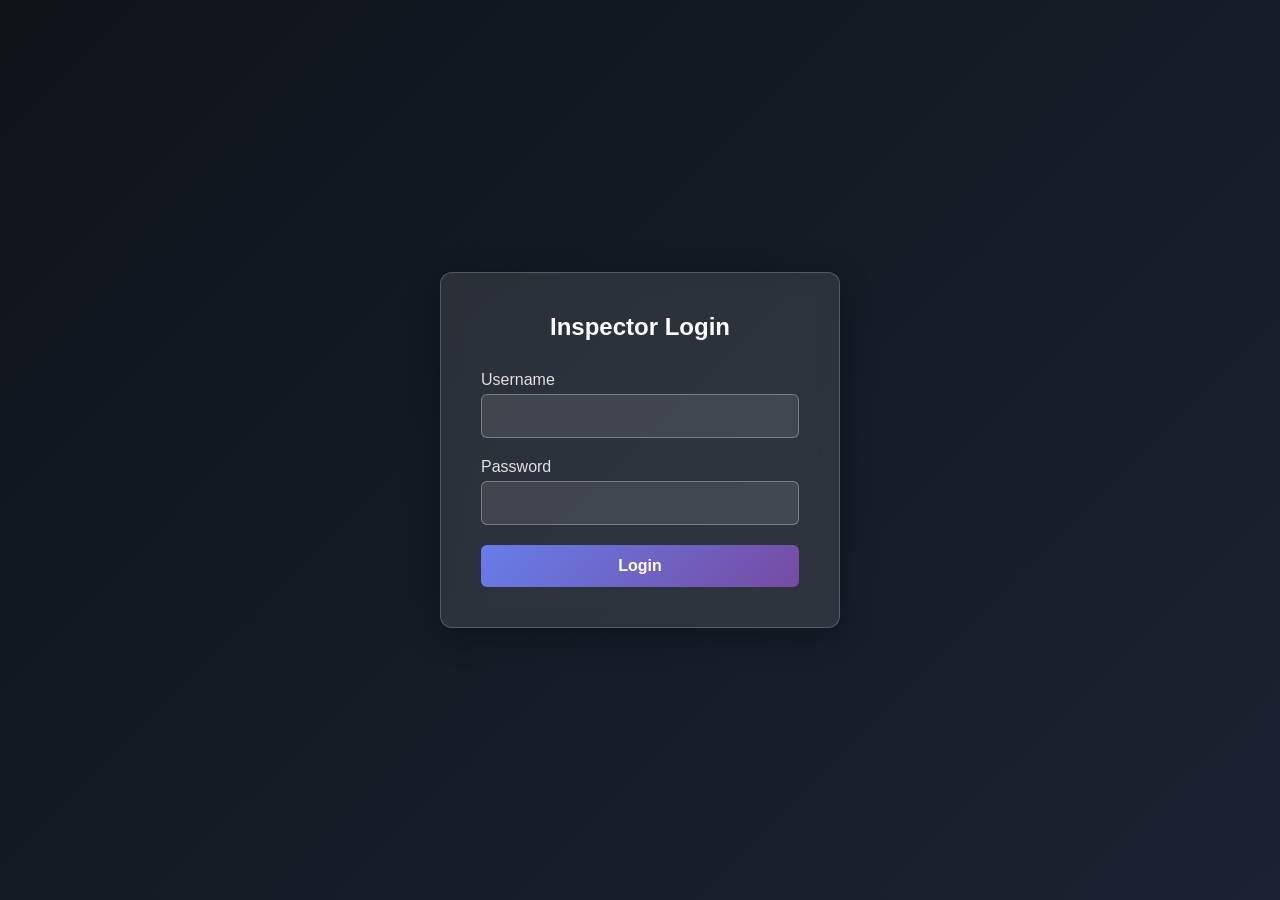
<file: index.html>
<!DOCTYPE html>
<html lang="en">
<head>
    <meta charset="UTF-8">
    <meta name="viewport" content="width=device-width, initial-scale=1.0">
    <title>Industrial Inspection Login</title>
    <link rel="stylesheet" href="styles.css">
</head>
<body>
    <div class="login-container">
        <div class="login-card">
            <h2>Inspector Login</h2>
            <form id="loginForm">
                <div class="input-group">
                    <label for="username">Username</label>
                    <input type="text" id="username" required>
                </div>
                <div class="input-group">
                    <label for="password">Password</label>
                    <input type="password" id="password" required>
                </div>
                <button type="submit" class="btn-primary">Login</button>
            </form>
        </div>
    </div>
    <script src="script.js"></script>
</body>
</html>
</file>
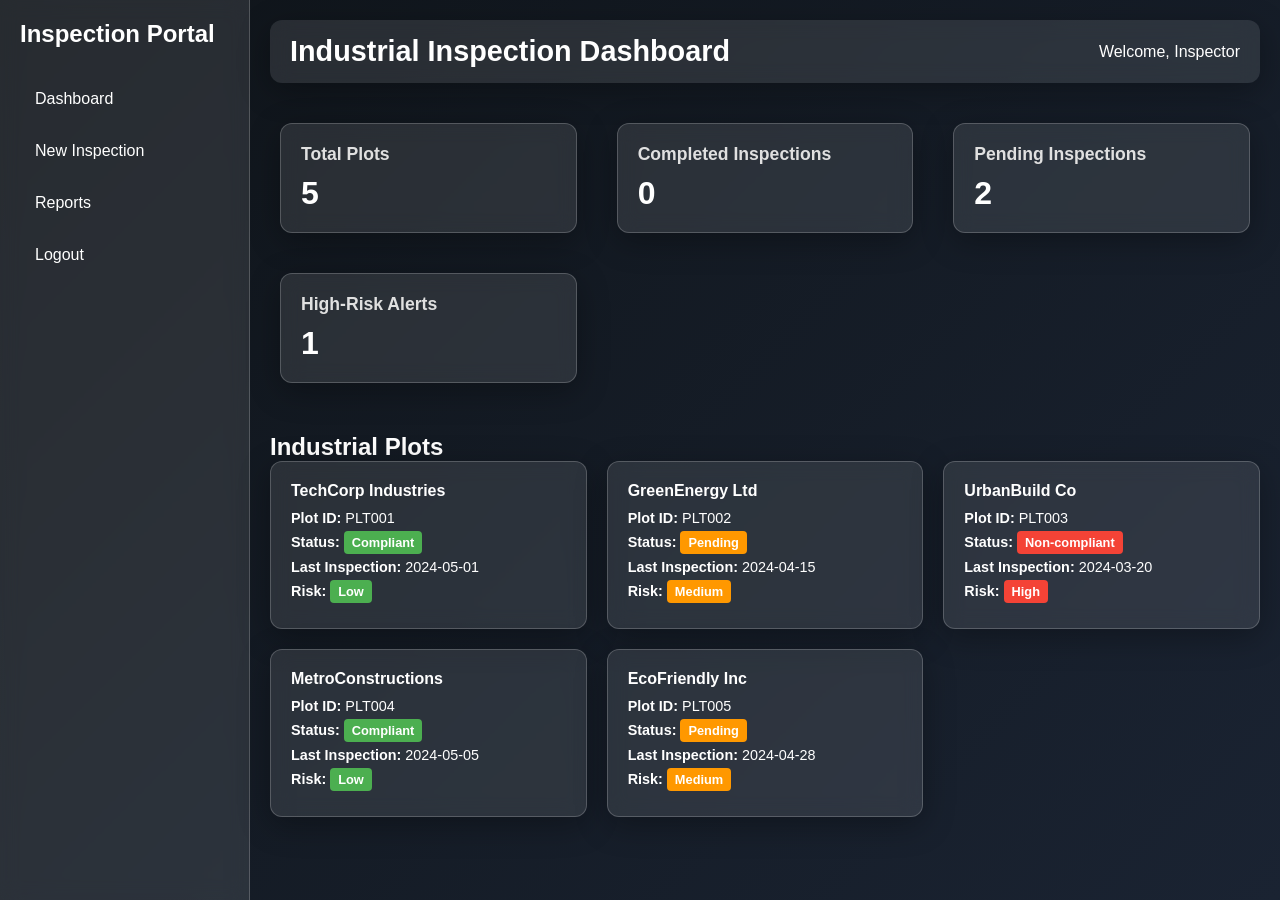
<file: dashboard.html>
<!DOCTYPE html>
<html lang="en">
<head>
    <meta charset="UTF-8">
    <meta name="viewport" content="width=device-width, initial-scale=1.0">
    <title>Industrial Inspection Dashboard</title>
    <link rel="stylesheet" href="styles.css">
</head>
<body>
    <div class="app-container">
        <nav class="sidebar">
            <div class="sidebar-header">
                <h3>Inspection Portal</h3>
            </div>
            <ul class="sidebar-menu">
                <li><a href="#" onclick="navigateTo('dashboard')">Dashboard</a></li>
                <li><a href="#" onclick="navigateTo('inspection')">New Inspection</a></li>
                <li><a href="#" onclick="navigateTo('report')">Reports</a></li>
                <li><a href="#" onclick="logout()">Logout</a></li>
            </ul>
        </nav>
        <main class="main-content">
            <header class="top-navbar">
                <h1>Industrial Inspection Dashboard</h1>
                <div class="user-info">Welcome, Inspector</div>
            </header>
            <div class="dashboard-content">
                <div class="analytics-cards">
                    <div class="card">
                        <h3>Total Plots</h3>
                        <p id="totalPlots">0</p>
                    </div>
                    <div class="card">
                        <h3>Completed Inspections</h3>
                        <p id="completedInspections">0</p>
                    </div>
                    <div class="card">
                        <h3>Pending Inspections</h3>
                        <p id="pendingInspections">0</p>
                    </div>
                    <div class="card">
                        <h3>High-Risk Alerts</h3>
                        <p id="highRiskAlerts">0</p>
                    </div>
                </div>
                <div class="plots-section">
                    <h2>Industrial Plots</h2>
                    <div id="plotsContainer" class="plots-grid">
                        <!-- Plots will be dynamically added here -->
                    </div>
                </div>
            </div>
        </main>
    </div>
    <script src="script.js"></script>
</body>
</html>
</file>
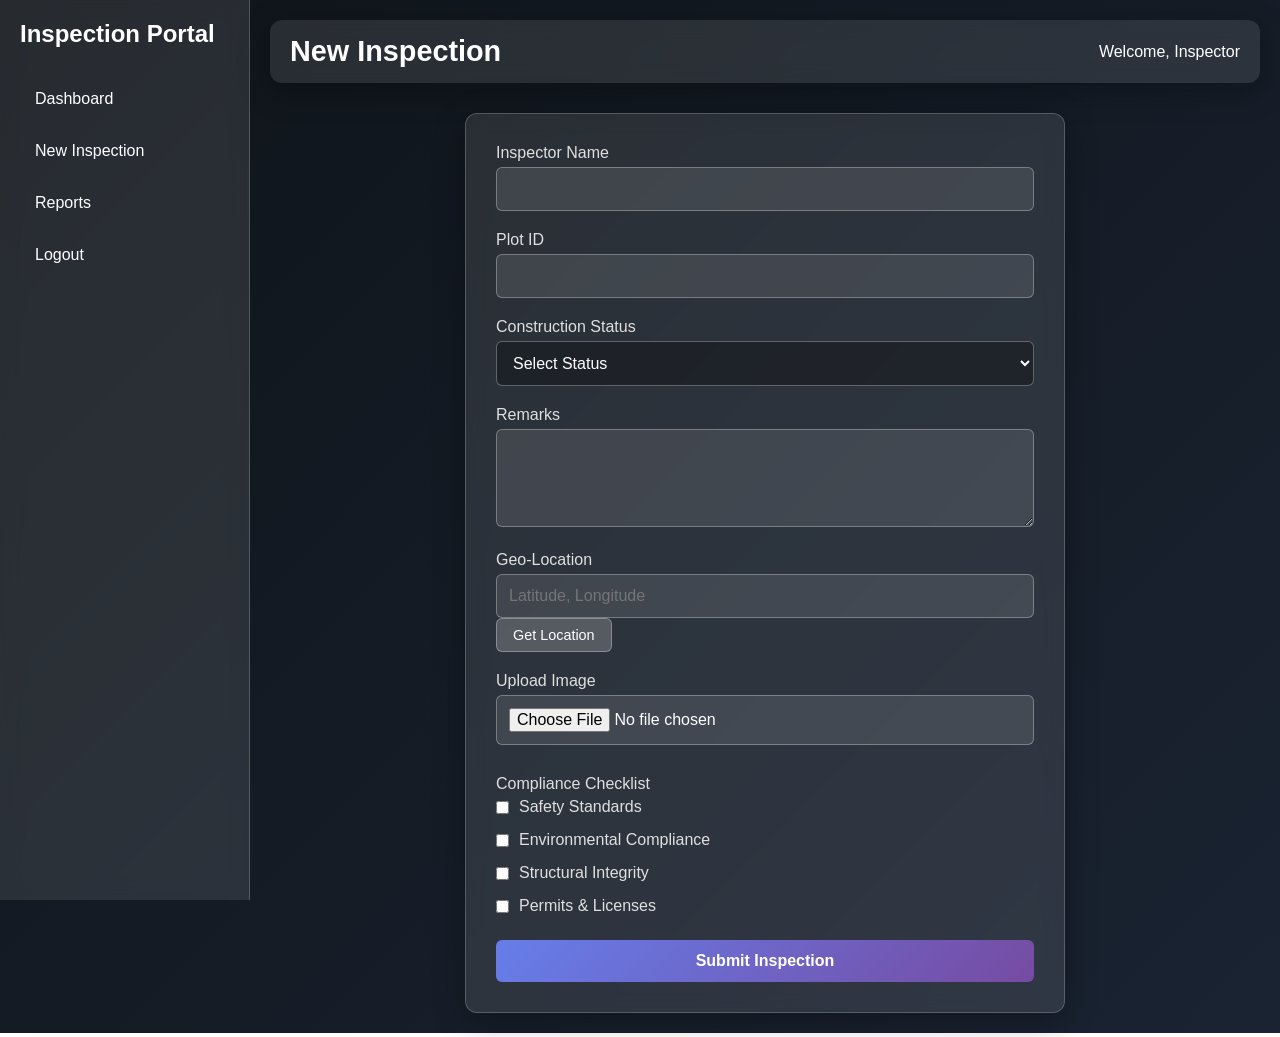
<file: inspection.html>
<!DOCTYPE html>
<html lang="en">
<head>
    <meta charset="UTF-8">
    <meta name="viewport" content="width=device-width, initial-scale=1.0">
    <title>New Inspection</title>
    <link rel="stylesheet" href="styles.css">
</head>
<body>
    <div class="app-container">
        <nav class="sidebar">
            <div class="sidebar-header">
                <h3>Inspection Portal</h3>
            </div>
            <ul class="sidebar-menu">
                <li><a href="#" onclick="navigateTo('dashboard')">Dashboard</a></li>
                <li><a href="#" onclick="navigateTo('inspection')">New Inspection</a></li>
                <li><a href="#" onclick="navigateTo('report')">Reports</a></li>
                <li><a href="#" onclick="logout()">Logout</a></li>
            </ul>
        </nav>
        <main class="main-content">
            <header class="top-navbar">
                <h1>New Inspection</h1>
                <div class="user-info">Welcome, Inspector</div>
            </header>
            <div class="form-container">
                <form id="inspectionForm" class="inspection-form">
                    <div class="form-group">
                        <label for="inspectorName">Inspector Name</label>
                        <input type="text" id="inspectorName" required>
                    </div>
                    <div class="form-group">
                        <label for="plotId">Plot ID</label>
                        <input type="text" id="plotId" required>
                    </div>
                    <div class="form-group">
                        <label for="constructionStatus">Construction Status</label>
                        <select id="constructionStatus" required>
                            <option value="">Select Status</option>
                            <option value="ongoing">Ongoing</option>
                            <option value="completed">Completed</option>
                            <option value="delayed">Delayed</option>
                            <option value="halted">Halted</option>
                        </select>
                    </div>
                    <div class="form-group">
                        <label for="remarks">Remarks</label>
                        <textarea id="remarks" rows="4"></textarea>
                    </div>
                    <div class="form-group">
                        <label for="geoLocation">Geo-Location</label>
                        <input type="text" id="geoLocation" placeholder="Latitude, Longitude" readonly>
                        <button type="button" onclick="getLocation()" class="btn-secondary">Get Location</button>
                    </div>
                    <div class="form-group">
                        <label for="imageUpload">Upload Image</label>
                        <input type="file" id="imageUpload" accept="image/*">
                        <div id="imagePreview" class="image-preview"></div>
                    </div>
                    <div class="form-group">
                        <label>Compliance Checklist</label>
                        <div class="checklist">
                            <label><input type="checkbox" name="compliance" value="safety"> Safety Standards</label>
                            <label><input type="checkbox" name="compliance" value="environmental"> Environmental Compliance</label>
                            <label><input type="checkbox" name="compliance" value="structural"> Structural Integrity</label>
                            <label><input type="checkbox" name="compliance" value="permits"> Permits & Licenses</label>
                        </div>
                    </div>
                    <button type="submit" class="btn-primary">Submit Inspection</button>
                </form>
            </div>
        </main>
    </div>
    <div id="successModal" class="modal">
        <div class="modal-content">
            <span class="close">&times;</span>
            <h2>Inspection Submitted Successfully!</h2>
            <p>Your inspection has been recorded and the dashboard has been updated.</p>
        </div>
    </div>
    <script src="script.js"></script>
</body>
</html>
</file>
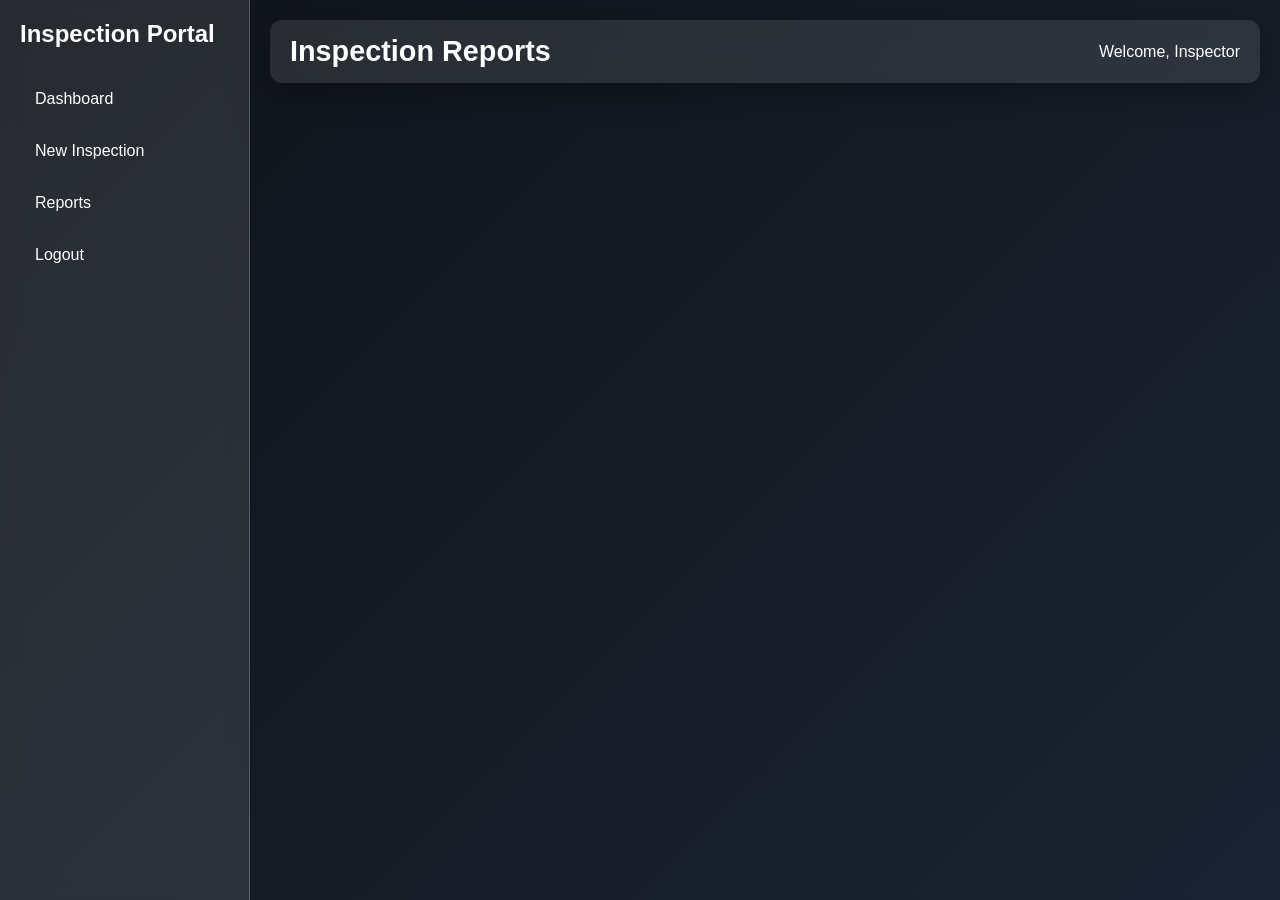
<file: report.html>
<!DOCTYPE html>
<html lang="en">
<head>
    <meta charset="UTF-8">
    <meta name="viewport" content="width=device-width, initial-scale=1.0">
    <title>Inspection Reports</title>
    <link rel="stylesheet" href="styles.css">
</head>
<body>
    <div class="app-container">
        <nav class="sidebar">
            <div class="sidebar-header">
                <h3>Inspection Portal</h3>
            </div>
            <ul class="sidebar-menu">
                <li><a href="#" onclick="navigateTo('dashboard')">Dashboard</a></li>
                <li><a href="#" onclick="navigateTo('inspection')">New Inspection</a></li>
                <li><a href="#" onclick="navigateTo('report')">Reports</a></li>
                <li><a href="#" onclick="logout()">Logout</a></li>
            </ul>
        </nav>
        <main class="main-content">
            <header class="top-navbar">
                <h1>Inspection Reports</h1>
                <div class="user-info">Welcome, Inspector</div>
            </header>
            <div class="reports-container">
                <div id="reportsList">
                    <!-- Reports will be dynamically added here -->
                </div>
            </div>
        </main>
    </div>
    <script src="script.js"></script>
</body>
</html>
</file>
<file: styles.css>
/* Global Styles */
* {
    margin: 0;
    padding: 0;
    box-sizing: border-box;
}

body {
    font-family: 'Segoe UI', Tahoma, Geneva, Verdana, sans-serif;
    background: linear-gradient(135deg, #0f1419 0%, #1a2332 100%);
    color: #ffffff;
    min-height: 100vh;
    overflow-x: hidden;
}

.app-container {
    display: flex;
    min-height: 100vh;
}

/* Sidebar */
.sidebar {
    width: 250px;
    background: rgba(255, 255, 255, 0.1);
    backdrop-filter: blur(10px);
    border-right: 1px solid rgba(255, 255, 255, 0.2);
    padding: 20px;
    position: fixed;
    height: 100vh;
    overflow-y: auto;
    transition: transform 0.3s ease;
}

.sidebar-header h3 {
    color: #ffffff;
    margin-bottom: 30px;
    font-size: 1.5rem;
}

.sidebar-menu {
    list-style: none;
}

.sidebar-menu li {
    margin-bottom: 10px;
}

.sidebar-menu a {
    color: #ffffff;
    text-decoration: none;
    display: block;
    padding: 12px 15px;
    border-radius: 8px;
    transition: all 0.3s ease;
}

.sidebar-menu a:hover {
    background: rgba(255, 255, 255, 0.2);
    transform: translateX(5px);
}

/* Main Content */
.main-content {
    flex: 1;
    margin-left: 250px;
    padding: 20px;
}

.top-navbar {
    display: flex;
    justify-content: space-between;
    align-items: center;
    background: rgba(255, 255, 255, 0.1);
    backdrop-filter: blur(10px);
    padding: 15px 20px;
    border-radius: 12px;
    margin-bottom: 30px;
    box-shadow: 0 8px 32px rgba(0, 0, 0, 0.3);
}

.top-navbar h1 {
    font-size: 1.8rem;
}

.user-info {
    font-weight: 500;
}

/* Cards */
.card {
    background: rgba(255, 255, 255, 0.1);
    backdrop-filter: blur(10px);
    border-radius: 12px;
    padding: 20px;
    margin: 10px;
    box-shadow: 0 8px 32px rgba(0, 0, 0, 0.3);
    transition: all 0.3s ease;
    border: 1px solid rgba(255, 255, 255, 0.2);
}

.card:hover {
    transform: translateY(-5px);
    box-shadow: 0 12px 40px rgba(0, 0, 0, 0.4);
}

.card h3 {
    font-size: 1.1rem;
    margin-bottom: 10px;
    color: #e0e0e0;
}

.card p {
    font-size: 2rem;
    font-weight: bold;
    color: #ffffff;
}

/* Analytics Cards */
.analytics-cards {
    display: grid;
    grid-template-columns: repeat(auto-fit, minmax(250px, 1fr));
    gap: 20px;
    margin-bottom: 40px;
}

/* Plots Grid */
.plots-grid {
    display: grid;
    grid-template-columns: repeat(auto-fit, minmax(300px, 1fr));
    gap: 20px;
}

.plot-card {
    background: rgba(255, 255, 255, 0.1);
    backdrop-filter: blur(10px);
    border-radius: 12px;
    padding: 20px;
    box-shadow: 0 8px 32px rgba(0, 0, 0, 0.3);
    transition: all 0.3s ease;
    border: 1px solid rgba(255, 255, 255, 0.2);
}

.plot-card:hover {
    transform: translateY(-5px);
    box-shadow: 0 12px 40px rgba(0, 0, 0, 0.4);
}

.plot-card h4 {
    margin-bottom: 10px;
    color: #ffffff;
}

.plot-card p {
    margin-bottom: 5px;
    font-size: 0.9rem;
}

.status-badge {
    display: inline-block;
    padding: 4px 8px;
    border-radius: 4px;
    font-size: 0.8rem;
    font-weight: bold;
}

.status-compliant {
    background: #4caf50;
    color: white;
}

.status-non-compliant {
    background: #f44336;
    color: white;
}

.status-pending {
    background: #ff9800;
    color: white;
}

.risk-badge {
    display: inline-block;
    padding: 4px 8px;
    border-radius: 4px;
    font-size: 0.8rem;
    font-weight: bold;
}

.risk-low {
    background: #4caf50;
    color: white;
}

.risk-medium {
    background: #ff9800;
    color: white;
}

.risk-high {
    background: #f44336;
    color: white;
}

/* Login */
.login-container {
    display: flex;
    justify-content: center;
    align-items: center;
    min-height: 100vh;
    background: linear-gradient(135deg, #0f1419 0%, #1a2332 100%);
}

.login-card {
    background: rgba(255, 255, 255, 0.1);
    backdrop-filter: blur(10px);
    border-radius: 12px;
    padding: 40px;
    box-shadow: 0 8px 32px rgba(0, 0, 0, 0.3);
    border: 1px solid rgba(255, 255, 255, 0.2);
    width: 100%;
    max-width: 400px;
}

.login-card h2 {
    text-align: center;
    margin-bottom: 30px;
    color: #ffffff;
}

.input-group {
    margin-bottom: 20px;
}

.input-group label {
    display: block;
    margin-bottom: 5px;
    color: #e0e0e0;
}

.input-group input {
    width: 100%;
    padding: 12px;
    border: 1px solid rgba(255, 255, 255, 0.3);
    border-radius: 6px;
    background: rgba(255, 255, 255, 0.1);
    color: #ffffff;
    font-size: 1rem;
}

.input-group input::placeholder {
    color: #cccccc;
}

.input-group input:focus {
    outline: none;
    border-color: #ffffff;
}

/* Buttons */
.btn-primary {
    background: linear-gradient(135deg, #667eea 0%, #764ba2 100%);
    color: white;
    border: none;
    padding: 12px 24px;
    border-radius: 6px;
    cursor: pointer;
    font-size: 1rem;
    font-weight: 600;
    transition: all 0.3s ease;
    width: 100%;
}

.btn-primary:hover {
    transform: translateY(-2px);
    box-shadow: 0 4px 15px rgba(102, 126, 234, 0.4);
}

.btn-secondary {
    background: rgba(255, 255, 255, 0.2);
    color: white;
    border: 1px solid rgba(255, 255, 255, 0.3);
    padding: 8px 16px;
    border-radius: 6px;
    cursor: pointer;
    font-size: 0.9rem;
    transition: all 0.3s ease;
}

.btn-secondary:hover {
    background: rgba(255, 255, 255, 0.3);
}

/* Forms */
.form-container {
    max-width: 600px;
    margin: 0 auto;
}

.inspection-form {
    background: rgba(255, 255, 255, 0.1);
    backdrop-filter: blur(10px);
    border-radius: 12px;
    padding: 30px;
    box-shadow: 0 8px 32px rgba(0, 0, 0, 0.3);
    border: 1px solid rgba(255, 255, 255, 0.2);
}

.form-group {
    margin-bottom: 20px;
}

.form-group label {
    display: block;
    margin-bottom: 5px;
    color: #e0e0e0;
    font-weight: 500;
}

.form-group input,
.form-group select,
.form-group textarea {
    width: 100%;
    padding: 12px;
    border: 1px solid rgba(255, 255, 255, 0.3);
    border-radius: 6px;
    background: rgba(255, 255, 255, 0.1);
    color: #ffffff;
    font-size: 1rem;
}

/* Make select dropdown more visible with darker background and text */
.form-group select {
    background: rgba(0, 0, 0, 0.3);
    color: #ffffff;
}

.form-group select option {
    background: #1a2332;
    color: #ffffff;
}

.form-group input:focus,
.form-group select:focus,
.form-group textarea:focus {
    outline: none;
    border-color: #ffffff;
}

.form-group textarea {
    resize: vertical;
    min-height: 80px;
}

.checklist {
    display: flex;
    flex-direction: column;
    gap: 10px;
}

.checklist label {
    display: flex;
    align-items: center;
    gap: 10px;
    cursor: pointer;
}

.checklist input[type="checkbox"] {
    width: auto;
}

/* Image Preview */
.image-preview {
    margin-top: 10px;
    max-width: 100%;
    border-radius: 6px;
    overflow: hidden;
}

.image-preview img {
    max-width: 100%;
    height: auto;
    display: block;
}

/* Reports */
.reports-container {
    max-width: 800px;
    margin: 0 auto;
}

.report-card {
    background: rgba(255, 255, 255, 0.1);
    backdrop-filter: blur(10px);
    border-radius: 12px;
    padding: 20px;
    margin-bottom: 20px;
    box-shadow: 0 8px 32px rgba(0, 0, 0, 0.3);
    border: 1px solid rgba(255, 255, 255, 0.2);
}

.report-card h3 {
    margin-bottom: 15px;
    color: #ffffff;
}

.report-card .image-preview {
    margin: 15px 0;
}

.report-card p {
    margin-bottom: 10px;
}

/* Modal */
.modal {
    display: none;
    position: fixed;
    z-index: 1;
    left: 0;
    top: 0;
    width: 100%;
    height: 100%;
    background-color: rgba(0, 0, 0, 0.5);
}

.modal-content {
    background: rgba(255, 255, 255, 0.1);
    backdrop-filter: blur(10px);
    margin: 15% auto;
    padding: 20px;
    border: 1px solid rgba(255, 255, 255, 0.2);
    border-radius: 12px;
    width: 80%;
    max-width: 400px;
    box-shadow: 0 8px 32px rgba(0, 0, 0, 0.3);
}

.close {
    color: #aaa;
    float: right;
    font-size: 28px;
    font-weight: bold;
    cursor: pointer;
}

.close:hover {
    color: white;
}

/* Loading Animation */
.loading {
    display: inline-block;
    width: 20px;
    height: 20px;
    border: 3px solid rgba(255, 255, 255, 0.3);
    border-radius: 50%;
    border-top-color: #fff;
    animation: spin 1s ease-in-out infinite;
}

@keyframes spin {
    to { transform: rotate(360deg); }
}

/* Mobile Responsiveness */
@media (max-width: 768px) {
    .sidebar {
        transform: translateX(-100%);
        width: 200px;
    }

    .main-content {
        margin-left: 0;
    }

    .analytics-cards {
        grid-template-columns: 1fr;
    }

    .plots-grid {
        grid-template-columns: 1fr;
    }

    .top-navbar {
        flex-direction: column;
        gap: 10px;
        text-align: center;
    }

    .login-card {
        margin: 20px;
        padding: 20px;
    }

    .inspection-form {
        padding: 20px;
    }
}
</file>
